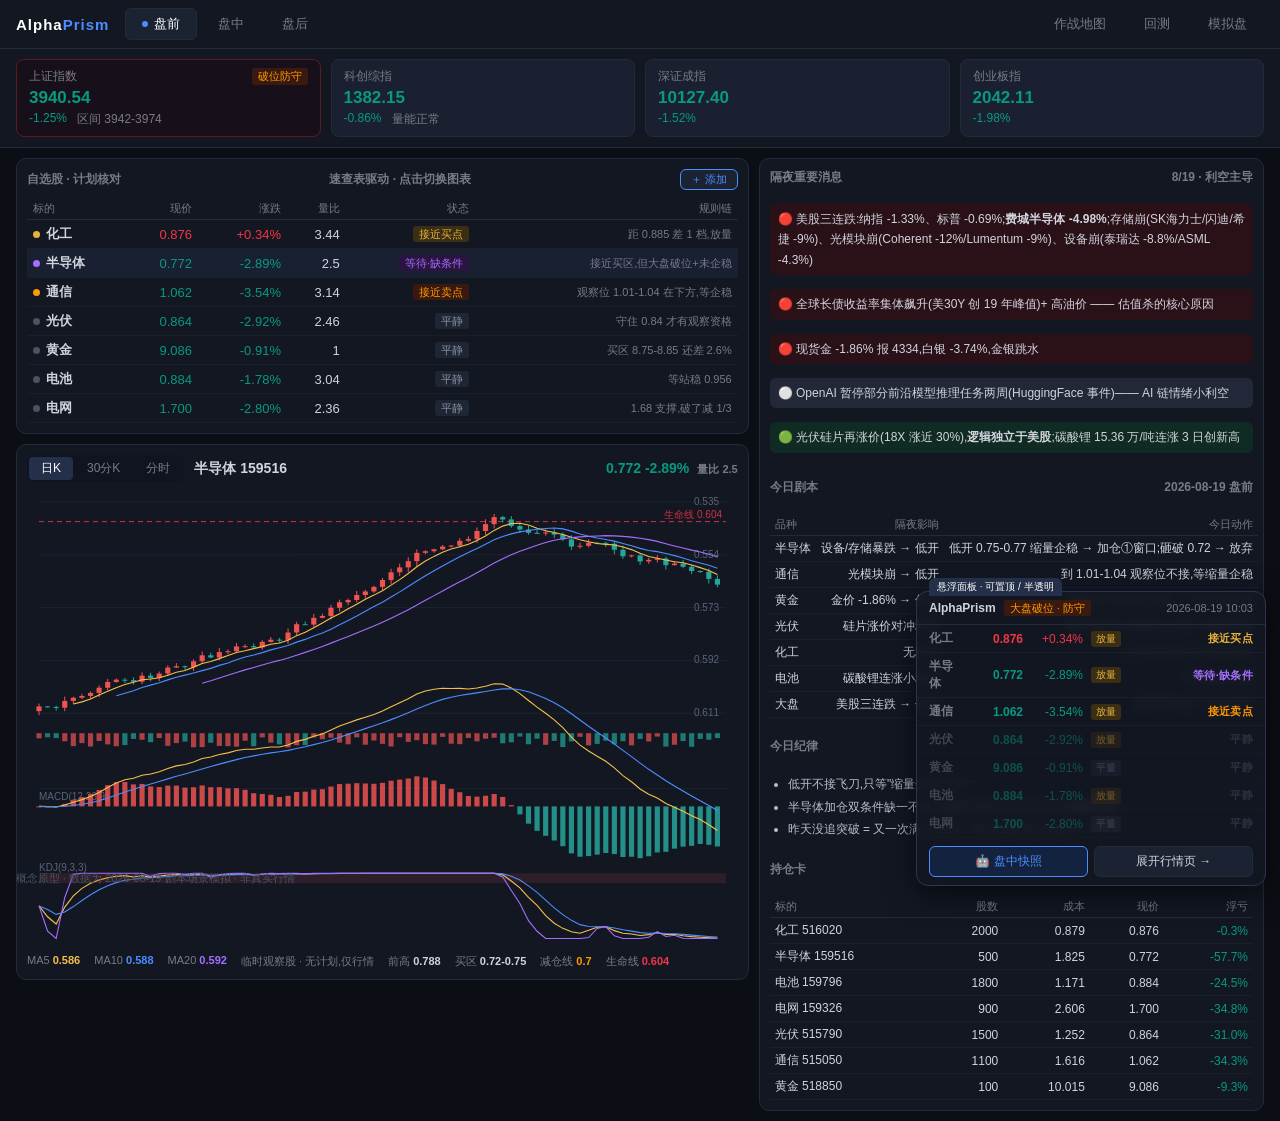
<file: prototype/mockup.html>
<!DOCTYPE html>
<html lang="zh-CN">
<head>
<meta charset="UTF-8">
<meta name="viewport" content="width=device-width, initial-scale=1.0">
<title>AlphaPrism 概念原型 · 看盘 + AI 辅助交易</title>
<style>
  :root{
    --bg:#0b0e14; --panel:#131722; --panel2:#1a2030; --line:#232a38;
    --text:#d1d4dc; --dim:#787b86; --red:#f23645; --green:#089981;
    --yellow:#e8b339; --orange:#ff9800; --purple:#a56eff; --blue:#4c8dff;
  }
  *{margin:0;padding:0;box-sizing:border-box}
  body{background:var(--bg);color:var(--text);font-family:"Microsoft YaHei",-apple-system,sans-serif;font-size:13px;overflow-x:hidden}
  .up{color:var(--red)} .down{color:var(--green)} .flat{color:var(--dim)}
  .dim{color:var(--dim)} .tag{display:inline-block;padding:0 6px;border-radius:3px;font-size:11px;line-height:16px}
  .t-normal{background:#1f2633;color:#8a93a6}
  .t-near{background:#3a2f14;color:var(--yellow)}
  .t-hit{background:#4a1520;color:var(--red)}
  .t-warn{background:#3a1a10;color:var(--orange)}
  .t-hot{background:#2a1440;color:var(--purple)}
  .t-ok{background:#0f332b;color:var(--green)}

  /* ===== header ===== */
  header{display:flex;align-items:center;gap:16px;padding:8px 16px;background:var(--panel);border-bottom:1px solid var(--line);position:sticky;top:0;z-index:50}
  .logo{font-weight:700;font-size:15px;color:#fff;letter-spacing:1px}
  .logo span{color:var(--blue)}
  nav{display:flex;gap:4px;flex:1}
  nav button{background:none;border:1px solid transparent;color:var(--dim);padding:6px 16px;border-radius:6px;cursor:pointer;font-size:13px}
  nav button.on{background:#1b2333;color:#fff;border-color:var(--line)}
  nav button.on::before{content:"";display:inline-block;width:6px;height:6px;border-radius:50%;background:var(--blue);margin-right:6px;vertical-align:1px}
  /* 顶栏右侧按钮:与盘前/盘中/盘后 tab 同风格(选中蓝点+高亮框),仅位置在右侧 */
  .hdr-actions{display:flex;gap:4px;margin-left:auto}
  .hdr-actions button{background:none;border:1px solid transparent;color:var(--dim);padding:6px 16px;border-radius:6px;cursor:pointer;font-size:13px}
  .hdr-actions button:hover{color:#fff}
  .hdr-actions button.on{background:#1b2333;color:#fff;border-color:var(--line)}
  .hdr-actions button.on::before{content:"";display:inline-block;width:6px;height:6px;border-radius:50%;background:var(--blue);margin-right:6px;vertical-align:1px}

  /* ===== index strip ===== */
  .idx-strip{display:flex;gap:10px;padding:10px 16px;background:var(--panel);border-bottom:1px solid var(--line)}
  .idx{flex:1;background:var(--panel2);border:1px solid var(--line);border-radius:8px;padding:8px 12px;display:flex;flex-direction:column;gap:3px}
  .idx .n{color:var(--dim);font-size:12px;display:flex;justify-content:space-between}
  .idx .v{font-size:17px;font-weight:700}
  .idx .s{font-size:12px;display:flex;gap:10px}
  .idx.danger{border-color:#5c1a22;background:#17101a}

  /* ===== main layout ===== */
  main{display:flex;padding:10px 16px;gap:10px;align-items:flex-start}
  .left{flex:1.45;display:flex;flex-direction:column;gap:10px;min-width:0}
  .right{flex:1;display:flex;flex-direction:column;gap:10px;min-width:0}

  .card{background:var(--panel);border:1px solid var(--line);border-radius:10px;padding:10px}
  .card h3{font-size:12px;color:var(--dim);font-weight:600;margin-bottom:8px;display:flex;justify-content:space-between;align-items:center}
  .add-btn{background:#1b2333;border:1px solid var(--blue);color:var(--blue);padding:2px 10px;border-radius:6px;cursor:pointer;font-size:11px}
  .add-btn:hover{background:#183055}
  .search-res{max-height:260px;overflow:auto;margin-top:8px}
  .sr-row{display:flex;align-items:center;gap:10px;padding:8px 10px;border:1px solid var(--line);border-radius:8px;margin-bottom:6px;background:#0f141f}
  .sr-row .nm{font-weight:600;width:90px}
  .sr-row .px{margin-left:auto}
  .sr-row button{background:#13233f;border:1px solid var(--blue);color:var(--blue);border-radius:6px;padding:3px 12px;cursor:pointer;font-size:11px}
  .sr-row button:disabled{opacity:.4;cursor:default}
  .sr-none{padding:20px;text-align:center;color:var(--dim);font-size:12px}

  /* ===== watchlist ===== */
  table.wl{width:100%;border-collapse:collapse}
  table.wl th{font-size:11px;color:var(--dim);font-weight:400;text-align:right;padding:3px 6px;border-bottom:1px solid var(--line)}
  table.wl th:first-child,table.wl td:first-child{text-align:left}
  table.wl td{padding:5px 6px;text-align:right;border-bottom:1px solid #1a1f2c;white-space:nowrap}
  table.wl tr.sel{background:#182032}
  table.wl tbody tr{cursor:pointer}
  table.wl tbody tr:hover{background:#161c29}
  .stname{display:flex;align-items:center;gap:6px;font-weight:600}
  .dot{width:7px;height:7px;border-radius:50%;flex:none}
  .d-gray{background:#4a5263}.d-yellow{background:var(--yellow)}.d-red{background:var(--red);animation:blink 1.2s infinite}
  .d-orange{background:var(--orange)}.d-purple{background:var(--purple)}
  @keyframes blink{50%{opacity:.25}}
  .chain{font-size:11px;color:var(--dim)}
  .chain b{color:var(--text)}
  .chain .done{color:var(--green)}

  /* ===== chart card ===== */
  .chart-head{display:flex;align-items:center;gap:10px;margin-bottom:6px}
  .chart-head .tabs2{display:flex;gap:2px;background:#0f1420;border-radius:6px;padding:2px}
  .chart-head .tabs2 button{background:none;border:none;color:var(--dim);padding:3px 12px;border-radius:4px;cursor:pointer;font-size:12px}
  .chart-head .tabs2 button.on{background:#243049;color:#fff}
  .chart-head .sym{font-weight:700;font-size:14px}
  .chart-head .px{font-size:14px;font-weight:700;margin-left:auto}
  .cwrap{position:relative;width:100%;height:460px}
  canvas{display:block;width:100%;height:100%}
  .markers{display:flex;gap:14px;margin-top:6px;font-size:11px;color:var(--dim);flex-wrap:wrap}
  .markers b{color:var(--text)}

  /* ===== side panel ===== */
  .side{display:none}
  .side.on{display:flex;flex-direction:column;gap:10px}
  /* 作战地图独立全宽视图(顶栏右侧按钮进入,隐藏左侧图表+指数条) */
  .map-view{display:none}
  .map-view.on{display:block;padding:10px 16px}
  .map-view .map-scroll{max-height:calc(100vh - 150px);overflow:auto;padding-right:4px}

  /* 回测 / 模拟盘 独立全宽视图 */
  .view{display:none}
  .view.on{display:block;padding:10px 16px}
  .view-head{display:flex;align-items:center;gap:10px;margin-bottom:12px}
  .view-head h2{font-size:16px;color:#fff}
  .view-head .sub{color:var(--dim);font-size:12px}
  .view-body{display:flex;gap:12px;align-items:stretch}
  .view-left{flex:1.2;min-width:0;display:flex;flex-direction:column}
  .view-right{flex:1;min-width:0;display:flex;flex-direction:column}
  .view-left .tbl-wrap,.view-right .tbl-wrap,.view-right .chart-box{flex-shrink:0}
  .view-right .grow{flex:1}  /* 右侧最后一个框撑满剩余高度,与左侧底边对齐 */
  /* 参数表单 */
  .params{background:var(--panel);border:1px solid var(--line);border-radius:10px;padding:12px}
  .params h3{font-size:12px;color:var(--dim);font-weight:600;margin-bottom:10px}
  .p-grid{display:grid;grid-template-columns:1fr 1fr;gap:10px}
  .p-field{display:flex;flex-direction:column;gap:4px}
  .p-field label{font-size:11px;color:var(--dim)}
  .p-field input,.p-field select{background:#0f1420;border:1px solid var(--line);color:#fff;border-radius:6px;padding:7px 9px;font-size:13px;outline:none}
  .p-field input:focus,.p-field select:focus{border-color:var(--blue)}
  .p-field .hint{font-size:11px;color:var(--dim)}
  .run-row{display:flex;align-items:center;gap:10px;margin-top:12px}
  .run-btn{background:#13233f;border:1px solid var(--blue);color:var(--blue);padding:8px 22px;border-radius:8px;cursor:pointer;font-size:13px;font-weight:600}
  .run-btn:hover{background:#183055}
  /* 指标卡 */
  .metrics{display:grid;grid-template-columns:repeat(4,1fr);gap:10px;margin-bottom:12px}
  .metric{background:var(--panel);border:1px solid var(--line);border-radius:10px;padding:10px 12px}
  .metric .k{font-size:11px;color:var(--dim);margin-bottom:4px}
  .metric .v{font-size:20px;font-weight:700}
  .metric .s{font-size:11px;color:var(--dim);margin-top:2px}
  .metric .v.up{color:var(--red)}.metric .v.down{color:var(--green)}
  .metric.bench{border-color:#2c3550}
  /* 曲线占位 */
  .chart-box{background:var(--panel);border:1px solid var(--line);border-radius:10px;padding:12px;margin-bottom:12px}
  .chart-box h3{font-size:12px;color:var(--dim);font-weight:600;margin-bottom:8px}
  .chart-canvas{width:100%;height:240px;background:#0d1119;border:1px solid #1e2636;border-radius:8px;display:flex;align-items:center;justify-content:center;color:var(--dim);font-size:12px}
  /* 明细表 */
  .tbl-wrap{background:var(--panel);border:1px solid var(--line);border-radius:10px;padding:12px}
  .tbl-wrap h3{font-size:12px;color:var(--dim);font-weight:600;margin-bottom:8px}
  table.dt{width:100%;border-collapse:collapse}
  table.dt th{font-size:11px;color:var(--dim);font-weight:400;text-align:right;padding:4px 6px;border-bottom:1px solid var(--line)}
  table.dt th:first-child,table.dt td:first-child{text-align:left}
  table.dt td{padding:5px 6px;text-align:right;border-bottom:1px solid #1a1f2c;font-size:12px;white-space:nowrap}
  .pos-tag{display:inline-block;padding:1px 7px;border-radius:4px;font-size:11px}
  .pos-buy{background:#0f332b;color:var(--green)}
  .pos-sell{background:#3a1a10;color:var(--orange)}
  .pos-hold{background:#1f2633;color:#8a93a6}
  /* 模拟盘持仓表 */
  .sim-sum{display:grid;grid-template-columns:repeat(5,1fr);gap:10px;margin-bottom:12px}
  .sim-pos td.sym{font-weight:600}
  .map-scroll details{border:1px solid var(--line);border-radius:8px;margin-bottom:8px;background:#0f141f}
  .map-scroll details summary{cursor:pointer;padding:8px 12px;font-size:13px;font-weight:600;color:#dfe3ec;list-style:none}
  .map-scroll details summary::before{content:"▸ ";color:var(--blue)}
  .map-scroll details[open] summary::before{content:"▾ "}
  .map-scroll details summary:hover{background:#161c29}
  .map-scroll details .mk,.map-scroll details p,.map-scroll details ul{padding:0 12px 10px}
  .map-scroll details table.mk{width:calc(100% - 24px);margin:0 12px 10px}
  /* 逐只操作表:列宽固定,触发条件左对齐,避免歪扭 */
  table.op{width:100%;border-collapse:collapse;table-layout:fixed}
  table.op th{font-size:11px;color:var(--dim);font-weight:400;text-align:left;padding:4px 6px;border-bottom:1px solid var(--line)}
  table.op td{padding:4px 6px;border-bottom:1px solid #1a1f2c;font-size:12px;vertical-align:top;text-align:left}
  table.op td.ac{width:16%;font-weight:600;color:#dfe3ec}
  table.op td.cond{width:44%;color:#8a93a6}
  table.op td.opr{width:40%}
  .btn{width:100%;padding:8px;border-radius:8px;border:1px solid var(--blue);background:#13233f;color:var(--blue);font-size:13px;cursor:pointer;font-weight:600}
  .btn:hover{background:#183055}
  table.mk{width:100%;border-collapse:collapse}
  table.mk th{font-size:11px;color:var(--dim);font-weight:400;text-align:right;padding:3px 5px;border-bottom:1px solid var(--line)}
  table.mk th:first-child,table.mk td:first-child{text-align:left}
  table.mk td{padding:4px 5px;text-align:right;border-bottom:1px solid #1a1f2c;font-size:12px;white-space:nowrap}
  .ok{color:var(--green)} .no{color:var(--red)}
  .shot{background:#0d1119;border:1px solid #1e2636;border-radius:8px;padding:10px;font-size:12px;line-height:1.7;color:#c5cad6;max-height:300px;overflow:auto}
  .shot b{color:#fff}.shot .warn{color:var(--yellow)}.shot .risk{color:var(--red)}
  .nw{font-size:12px;line-height:1.7;padding:5px 8px;border-radius:6px;margin-bottom:4px}
  .nw.bad{background:#2a1118}.nw.mid{background:#232838}.nw.good{background:#0f2b24}
  ul.disc{padding-left:18px;font-size:12px;line-height:1.9;color:#b8bfcc}
  .two-col{display:grid;grid-template-columns:1fr 1fr;gap:10px}

  /* ===== floating panel ===== */
  .float{position:fixed;right:14px;bottom:14px;width:350px;background:rgba(19,23,34,.93);border:1px solid #2c3550;border-radius:12px;box-shadow:0 8px 30px rgba(0,0,0,.6);z-index:100;backdrop-filter:blur(4px)}
  .float .f-head{display:flex;align-items:center;gap:8px;padding:8px 12px;border-bottom:1px solid #232a3a}
  .float .f-head .t{font-size:12px;font-weight:700}
  .float .f-body{max-height:360px;overflow:auto}
  .frow{display:flex;align-items:center;gap:8px;padding:5px 12px;font-size:12px;border-bottom:1px solid #1a1f2c}
  .frow .nm{width:34px;color:var(--dim);font-weight:600}
  .frow .px{width:52px;text-align:right;font-weight:700}
  .frow .chg{width:52px;text-align:right}
  .frow .concl{margin-left:auto;font-size:11px;font-weight:700;letter-spacing:.3px}
  .conc-near{color:var(--yellow)}.conc-wait{color:var(--purple)}.conc-warn{color:var(--orange)}.conc-hit{color:var(--red);animation:blink 1.2s infinite}.conc-gray{color:#4a5263}
  .tag-vol{font-size:10px;padding:1px 5px;border-radius:3px;line-height:14px}
  .v-hi{background:#3a2f14;color:var(--yellow)}.v-lo{background:#14303a;color:#4cc9f0}.v-mid{background:#232838;color:var(--dim)}
  .frow.dim-row{opacity:.45}
  .float .f-foot{display:flex;gap:6px;padding:8px 12px}
  .float .f-foot button{flex:1;padding:6px;border-radius:6px;border:1px solid var(--line);background:#1b2333;color:var(--text);font-size:12px;cursor:pointer}
  .float .f-foot button.ai{background:#13233f;border-color:var(--blue);color:var(--blue)}
  .float .mini{position:absolute;top:-14px;left:12px;background:#243049;color:#fff;font-size:10px;padding:2px 8px;border-radius:6px 6px 0 0}

  /* modal */
  .modal{position:fixed;inset:0;background:rgba(0,0,0,.6);z-index:200;display:none;align-items:center;justify-content:center}
  .modal.on{display:flex}
  .modal .box{background:var(--panel);border:1px solid var(--line);border-radius:12px;width:720px;max-height:84vh;overflow:auto;padding:16px}
  .modal .close{float:right;background:none;border:none;color:var(--dim);font-size:16px;cursor:pointer}
  .modal .doc-head h3{display:inline;font-size:16px}
  .modal details{border:1px solid var(--line);border-radius:8px;margin-bottom:8px;background:#0f141f}
  .modal details summary{cursor:pointer;padding:8px 12px;font-size:13px;font-weight:600;color:#dfe3ec;list-style:none}
  .modal details summary::before{content:"▸ ";color:var(--blue)}
  .modal details[open] summary::before{content:"▾ "}
  .modal details summary:hover{background:#161c29}
  .modal details .mk,.modal details p,.modal details ul{padding:0 12px 10px}
  .modal details table.mk{width:calc(100% - 24px);margin:0 12px 10px}

  .hint{position:fixed;left:16px;bottom:14px;color:#4a5263;font-size:11px;z-index:90}
</style>
</head>
<body>

<header>
  <div class="logo">Alpha<span>Prism</span></div>
  <nav>
    <button id="tab-pm" class="on">盘前</button>
    <button id="tab-pz">盘中</button>
    <button id="tab-ph">盘后</button>
  </nav>
  <div class="hdr-actions">
    <button id="btn-map">作战地图</button>
    <button id="btn-backtest">回测</button>
    <button id="btn-sim">模拟盘</button>
  </div>
</header>

<div class="idx-strip" id="idx-strip">
  <div class="idx danger">
    <div class="n"><span>上证指数</span><span class="t-warn tag">破位防守</span></div>
    <div class="v down">3940.54</div>
    <div class="s"><span class="down">-1.25%</span><span class="dim">区间 3942-3974</span></div>
  </div>
  <div class="idx">
    <div class="n"><span>科创综指</span><span></span></div>
    <div class="v down">1382.15</div>
    <div class="s"><span class="down">-0.86%</span><span class="dim">量能正常</span></div>
  </div>
  <div class="idx">
    <div class="n"><span>深证成指</span><span></span></div>
    <div class="v down">10127.40</div>
    <div class="s"><span class="down">-1.52%</span></div>
  </div>
  <div class="idx">
    <div class="n"><span>创业板指</span><span></span></div>
    <div class="v down">2042.11</div>
    <div class="s"><span class="down">-1.98%</span></div>
  </div>
</div>

<main>
  <div class="left" id="left-col">
    <div class="card">
      <h3>自选股 · 计划核对 <span class="dim">速查表驱动 · 点击切换图表</span>
        <button class="add-btn" onclick="openSearch()">＋ 添加</button>
      </h3>
      <table class="wl">
        <thead><tr><th>标的</th><th>现价</th><th>涨跌</th><th>量比</th><th>状态</th><th>规则链</th></tr></thead>
        <tbody id="wl-body"></tbody>
      </table>
    </div>

    <div class="card">
      <div class="chart-head">
        <span class="tabs2">
          <button id="ct-day" class="on" onclick="setChart('day')">日K</button>
          <button onclick="setChart('m30')">30分K</button>
          <button onclick="setChart('min')">分时</button>
        </span>
        <span class="sym" id="c-sym">半导体设备 159516</span>
        <span class="px down" id="c-px">0.772 -2.89%</span>
      </div>
      <div class="cwrap"><canvas id="cv"></canvas></div>
      <div class="markers" id="c-markers"></div>
    </div>
  </div>

  <div class="right">
    <div class="card side on" id="side-pm">
      <h3>隔夜重要消息 <span class="dim">8/19 · 利空主导</span></h3>
      <div class="nw bad">🔴 美股三连跌:纳指 -1.33%、标普 -0.69%;<b>费城半导体 -4.98%</b>;存储崩(SK海力士/闪迪/希捷 -9%)、光模块崩(Coherent -12%/Lumentum -9%)、设备崩(泰瑞达 -8.8%/ASML -4.3%)</div>
      <div class="nw bad">🔴 全球长债收益率集体飙升(美30Y 创 19 年峰值)+ 高油价 —— 估值杀的核心原因</div>
      <div class="nw bad">🔴 现货金 -1.86% 报 4334,白银 -3.74%,金银跳水</div>
      <div class="nw mid">⚪ OpenAI 暂停部分前沿模型推理任务两周(HuggingFace 事件)—— AI 链情绪小利空</div>
      <div class="nw good">🟢 光伏硅片再涨价(18X 涨近 30%),<b>逻辑独立于美股</b>;碳酸锂 15.36 万/吨连涨 3 日创新高</div>
      <h3 style="margin-top:12px">今日剧本 <span class="dim">2026-08-19 盘前</span></h3>
      <table class="mk">
        <thead><tr><th>品种</th><th>隔夜影响</th><th>今日动作</th></tr></thead>
        <tbody>
          <tr><td>半导体</td><td>设备/存储暴跌 → 低开</td><td>低开 0.75-0.77 缩量企稳 → 加仓①窗口;砸破 0.72 → 放弃</td></tr>
          <tr><td>通信</td><td>光模块崩 → 低开</td><td>到 1.01-1.04 观察位不接,等缩量企稳</td></tr>
          <tr><td>黄金</td><td>金价 -1.86% → 低开</td><td>回踩 8.75-8.85 企稳 → 加仓 100 股</td></tr>
          <tr><td>光伏</td><td>硅片涨价对冲利空</td><td>最可能扛住;放量过 0.90 = 观察升级</td></tr>
          <tr><td>化工</td><td>无利空</td><td>正常等回踩 0.855-0.860</td></tr>
          <tr><td>电池</td><td>碳酸锂连涨小利好</td><td>等站稳 0.956</td></tr>
          <tr><td>大盘</td><td>美股三连跌 → 低开</td><td>看 3974,破了全面防守</td></tr>
        </tbody>
      </table>
      <h3 style="margin-top:10px">今日纪律</h3>
      <ul class="disc">
        <li>低开不接飞刀,只等"缩量企稳"信号</li>
        <li>半导体加仓双条件缺一不买:<b>大盘守 3974 + 0.72-0.75 缩量企稳</b></li>
        <li>昨天没追突破 = 又一次满分(隔夜一根美债新闻让突破吃 -4%)</li>
      </ul>
      <h3 style="margin-top:10px">持仓卡</h3>
      <table class="mk" id="pos-card"></table>
    </div>

    <div class="card side" id="side-pz">
      <h3>盘中实时核对 <span class="dim">剧本 × 速查表 × 实时行情</span></h3>
      <table class="mk">
        <thead><tr><th>标的</th><th>核对条件</th><th>当前</th><th>结论</th></tr></thead>
        <tbody>
          <tr><td>大盘</td><td>守住 3974</td><td>3940.54</td><td class="no">✗ 破位,全面防守</td></tr>
          <tr><td>半导体</td><td>0.72-0.75 缩量企稳</td><td>0.772 阴跌中</td><td class="no">✗ 缺一不买</td></tr>
          <tr><td>化工</td><td>放量过 0.885</td><td>0.876 量比3.44</td><td class="ok">⤳ 差 0.009,逆势勿追</td></tr>
          <tr><td>光伏</td><td>守住 0.84 观察资格</td><td>0.864</td><td class="ok">⤳ 差 2.8%</td></tr>
          <tr><td>通信</td><td>1.01-1.04 缩量企稳</td><td>1.062</td><td class="ok">⤳ 差 2.1%</td></tr>
          <tr><td>黄金</td><td>8.75-8.85 企稳</td><td>9.086</td><td class="ok">⤳ 差 2.6%</td></tr>
        </tbody>
      </table>
      <button class="btn" onclick="genShot()">🤖 生成盘中快照</button>
      <div id="shot-box" class="shot" style="display:none"></div>
    </div>

    <div class="card side" id="side-ph">
      <h3>收盘对账 <span class="dim">2026-08-19 · 待填</span></h3>
      <div class="shot dim">16:00 后点击下方按钮生成:大盘关键位攻防 → 各标的"剧本 vs 实际"逐条核对 → 纪律评分。</div>
      <button class="btn" onclick="alert('示例数据:收盘后由「程序核对 + LLM 解读」生成,格式见 8/18 对账模板')">📋 生成收盘对账</button>
      <h3 style="margin-top:10px">复盘五问</h3>
      <ul class="disc">
        <li>大盘环境如何?(趋势 / 压力支撑 / J 值位置)</li>
        <li>七只各自处于哪个阶段?(回踩 / 突破 / 持有 / 预警)</li>
        <li>今天加/减仓没有?依据哪个信号?</li>
        <li>哪一步判断错了?(信号失真 or 执行变形)</li>
        <li>明日计划:谁的买点临近?谁的红线接近?</li>
      </ul>
      <h3 style="margin-top:10px">收盘后待办</h3>
      <div class="dim" style="font-size:12px">回填收盘价、各品种是否触发信号、复盘五问 → 次日盘前剧本自动带上下文</div>
    </div>
  </div>
</main>

<div class="hint">概念原型 · 数据为 2026-08-19 剧本场景模拟 · 非真实行情</div>

<!-- ===== 悬浮面板 ===== -->
<div class="float" id="floatPanel">
  <div class="mini">悬浮面板 · 可置顶 / 半透明</div>
  <div class="f-head">
    <span class="t">AlphaPrism</span>
    <span class="t-warn tag">大盘破位 · 防守</span>
    <span class="dim" style="margin-left:auto;font-size:11px">2026-08-19 10:03</span>
  </div>
  <div class="f-body" id="f-body"></div>
  <div class="f-foot">
    <button class="ai" onclick="switchTab('pz');genShot()">🤖 盘中快照</button>
    <button onclick="switchTab('pz')">展开行情页 →</button>
  </div>
</div>

<!-- ===== 搜索添加自选股 ===== -->
<div class="modal" id="modal-search">
  <div class="box" style="width:460px">
    <button class="close" onclick="closeSearch()">✕</button>
    <h3 style="margin-bottom:10px">添加自选股 <span class="dim" style="font-size:11px">临时观察股 · 无计划(仅行情+量能)</span></h3>
    <div style="display:flex;gap:8px">
      <input id="sr-q" placeholder="输入代码或名称,如 300750 / 宁德时代" style="flex:1;background:#0f1420;border:1px solid var(--line);color:#fff;border-radius:6px;padding:8px 10px;font-size:13px;outline:none" onkeydown="if(event.key==='Enter')doSearch()">
      <button class="btn" style="width:auto;padding:8px 18px" onclick="doSearch()">搜索</button>
    </div>
    <div class="search-res" id="sr-res"></div>
    <p class="dim" style="font-size:11px;margin-top:8px">提示:添加后如需买入/加仓结论,点该股「生成计划草稿」走盘前确认流写入作战地图,即升级为计划内标的。</p>
  </div>
</div>

<!-- ===== 作战地图(独立全宽视图,顶栏右侧按钮进入) ===== -->
<div class="map-view" id="map-view">
  <div class="doc-head">
    <h3>七只 ETF 持仓作战地图</h3>
    <span class="dim">文档日期:2026-08-17(周一)· 版本 v2 · 数据来源:Wind</span>
    <button style="float:right;background:#1b2333;border:1px solid var(--blue);color:var(--blue);padding:4px 10px;border-radius:6px;cursor:pointer">📝 在编辑器中打开</button>
  </div>
  <p class="dim" style="font-size:12px;margin:6px 0 8px">点击章节展开/折叠 · 悬浮面板和三个 tab 只消费它的衍生物(速查卡/持仓卡/剧本/对账)</p>
  <div class="map-scroll">

    <details open>
      <summary>§一 大盘环境(上证指数 000001.SH)</summary>
      <table class="mk"><tbody>
        <tr><td>收盘</td><td>3982.65(+1.41%)</td><td class="dim">平量光头阳线,收在全天最高</td></tr>
        <tr><td>关键均线</td><td>MA20 3979 / MA60 3984 / MA120 4024 / MA250 3974</td><td class="dim">站上 MA60 与 MA250,贴 MA60</td></tr>
        <tr><td>MACD</td><td class="up">金叉红柱放大,DIF 上穿零轴</td><td class="dim">短线转强</td></tr>
        <tr><td>KDJ</td><td class="up">K82.3 / D73.6 / <b>J99.7 超买</b></td><td class="dim">—</td></tr>
        <tr><td>压力/支撑</td><td>4024(MA120) → 4175 / 3974-3979 → 3888</td><td class="dim">4024 是短线关口</td></tr>
      </tbody></table>
      <p><b>环境结论:</b>大盘"突破修复",但 J 值超买 + 4024 压力未过,短线看冲高回落 vs 放量突破二选一。大盘 J 值回落到 60 以下前,所有 ETF 不加仓。</p>
    </details>

    <details open>
      <summary>§二 七只 ETF 一览表(2026-08-17 收盘)</summary>
      <table class="mk">
        <thead><tr><th>名称</th><th>代码</th><th>股数</th><th>成本</th><th>现价</th><th>浮亏%</th><th>解套需涨</th></tr></thead>
        <tbody id="doc-pos"></tbody>
      </table>
      <p class="dim" style="font-size:12px">组合合计:市值 8826 / 成本 11782 / 浮亏 -2956(-25.1%);仓位 51%,可用子弹约 8500 元</p>
    </details>

    <details>
      <summary>§三 逐只详细分析(7 只 · 关键位 + 操作表)</summary>
      <div id="doc-anas"></div>
    </details>

    <details>
      <summary>§四 基本面/消息面预警速查表</summary>
      <table class="mk"><tbody>
        <tr><td>化工</td><td>化工品价差 / 油价</td><td class="up">🟢 价差走阔+利润高增</td></tr>
        <tr><td>半导体</td><td>晶圆厂资本开支 / 国产化订单</td><td class="up">🟢 中芯华虹扩产+大基金</td></tr>
        <tr><td>电池</td><td>碳酸锂价 / 排产 / 龙头盈利</td><td class="flat">🟡 锂价回升但产能过剩</td></tr>
        <tr><td>电网</td><td>特高压招标 / 电网投资</td><td class="up">🟢 5万亿规划+招标超额</td></tr>
        <tr><td>光伏</td><td>多晶硅价 / 反内卷执行</td><td class="flat">🟡 政策托底但供给未出清</td></tr>
        <tr><td>通信</td><td>云厂商 capex / CPO 放量</td><td class="up">🟢 CPO 量产+指引上修</td></tr>
        <tr><td>黄金</td><td>美联储路径 / 央行购金</td><td class="up">🟢 央行21个月增持+非农弱</td></tr>
      </tbody></table>
    </details>

    <details>
      <summary>§五 操作优先级与资金分配</summary>
      <ul class="disc">
        <li>资金现状:仓位 51%,可用子弹约 8500 元,一半的钱等着打仗</li>
        <li>化工(25%)→ 电网(20%)→ 半导体(15%)→ 通信(12%)→ 电池(12%)→ 黄金(8%)→ 预留(8%),光伏 0%(不加仓,反弹 0.92-0.94 换仓)</li>
        <li>半导体升格:技术+基本面双最强,回踩均线加仓按<b>新交易</b>处理,独立止损</li>
        <li>分批纪律:每只预算拆 2-3 批,第一批永远最小</li>
      </ul>
    </details>

    <details>
      <summary>§六 通用纪律</summary>
      <ul class="disc">
        <li>J 值 &gt;85 不追高(当前七只全部超标,本周只等回踩)</li>
        <li>金字塔加仓:第一笔永远最小,每次都必须有企稳信号(缩量止跌 + KDJ 低位金叉 + 不再创新低)</li>
        <li>每批加仓独立止损:新仓亏损 5% 无条件先减</li>
        <li>留一手:减仓≠清仓,保留 1-2 成观察仓</li>
        <li>回踩买、突破买,绝不追买;留出子弹,至少保留 2 批等极端情况</li>
      </ul>
    </details>

    <details>
      <summary>§七 风险提示</summary>
      <ul class="disc">
        <li>大盘 J≈100 超买 + 4024 压力未破:普涨结束就是普跌</li>
        <li>光伏/电池中期均线全空头:反弹不改趋势</li>
        <li>通信/半导体波动极大:单日 ±7-10%,仓位减半、限价单执行</li>
        <li>利好集中释放后的回落风险同样要防</li>
      </ul>
    </details>

    <details open>
      <summary>§八 触发信号速查表</summary>
      <table class="mk" id="quick-card"></table>
    </details>

    <details>
      <summary>每日盯盘记录 · 2026-08-19(周三)盘前</summary>
      <div class="shot">
        <b class="risk">隔夜重大利空(改写昨日预案):</b><br>
        🔴 美股三连跌(费半 -4.98%,存储/光模块/设备全崩)<br>
        🔴 全球长债收益率飙升(美30Y 创 19 年峰值)+ 高油价<br>
        🔴 现货金 -1.86%、白银 -3.74%<br>
        ⚪ OpenAI 暂停部分前沿模型推理两周<br>
        🟢 光伏硅片再涨价(+30%),碳酸锂 15.36 万连涨<br><br>
        <b>今日剧本修正(相对 8/18 预案):</b><br>
        半导体:低开 0.75-0.77 缩量企稳 → 加仓①窗口;砸破 0.72 → 放弃<br>
        通信:到 1.01-1.04 不接,等缩量企稳<br>
        黄金:回踩 8.75-8.85 企稳 → 加仓 100 股<br>
        光伏:最可能扛住,放量过 0.90 = 观察升级<br>
        大盘:看 3974,破了全面防守<br><br>
        <b>今日纪律:</b>低开不接飞刀;半导体加仓双条件缺一不买(大盘守 3974 + 0.72-0.75 缩量企稳);昨天没追突破=满分<br><br>
        <span class="dim">收盘对账(待填):—</span>
      </div>
    </details>

    <details>
      <summary>每日盯盘记录 · 2026-08-18(周二)收盘对账(示例)</summary>
      <div class="shot">
        大盘:收 3990.30(+0.19%),V 型反转,收复 3974/3979/3982,距 4024 仅 34 点<br>
        半导体:收 0.795(+1.79%),站稳前高 0.788 且尾盘新高——<b>突破成立,等回踩加仓②</b><br>
        光伏:收 0.890(+0.45%),放量 32 亿份收复昨高——<b>换仓暂停、改观察确认</b><br>
        通信:收 1.101(-1.43%),全天最弱,勉强守 1.10<br>
        化工/黄金/电池/电网:无信号<br>
        <b>纪律评分:满分 ✅</b> 全天零操作,盘前"高开不追"与"破 3974 暂停"全部验证正确
      </div>
    </details>
  </div>
</div>

<!-- ===== 回测视图(规则有效性检验) ===== -->
<div class="view" id="backtest-view">
  <div class="view-head">
    <h2>回测</h2>
    <span class="sub">按作战地图整套可计算规则跑历史 · 验证规则体系整体有效性 · 不含消息/情绪信息层</span>
  </div>
  <div class="view-body">
    <div class="view-left">
      <div class="params">
        <h3>回测参数</h3>
        <div class="p-grid">
          <div class="p-field"><label>开仓时点</label><input type="date" value="2026-01-05"></div>
          <div class="p-field"><label>回测区间终点</label><input type="date" value="2026-08-19"></div>
          <div class="p-field"><label>初始本金(元)</label><input type="number" value="17300"></div>
          <div class="p-field"><label>规则来源</label><select><option>作战地图 §五 预算分配</option></select></div>
        </div>
        <div class="p-field" style="margin-top:10px">
          <label>参与回测标的(按作战地图 §五 预算)</label>
          <div class="hint">化工25% · 电网20% · 半导体15% · 通信12% · 电池12% · 黄金8% · 预留8% · 光伏0%(不加仓)</div>
        </div>
        <div class="run-row">
          <button class="run-btn" onclick="runBacktest()">▶ 运行回测</button>
          <span class="hint">仅执行可计算规则(回踩/突破/止损/红线);含"情绪面/消息面"的主观条件不纳入,结果标注。</span>
        </div>
      </div>

      <div class="metrics" style="margin-top:12px">
        <div class="metric"><div class="k">总收益率</div><div class="v up" id="bt-ret">—</div><div class="s" id="bt-ret-s">待运行</div></div>
        <div class="metric"><div class="k">最大回撤</div><div class="v down" id="bt-mdd">—</div><div class="s">回撤幅度</div></div>
        <div class="metric bench"><div class="k">买入持有(基准)</div><div class="v" id="bt-bh">—</div><div class="s">同期同标的</div></div>
        <div class="metric"><div class="k">超额收益</div><div class="v" id="bt-alpha">—</div><div class="s">规则 vs 基准</div></div>
      </div>

      <div class="chart-box">
        <h3>净值曲线 <span class="dim">作战地图规则 vs 买入持有</span></h3>
        <div class="chart-canvas" id="bt-chart">运行回测后显示净值曲线(示意)</div>
      </div>

      <div class="tbl-wrap">
        <h3>交易明细 <span class="dim">每笔触发动作</span></h3>
        <table class="dt">
          <thead><tr><th>日期</th><th>标的</th><th>动作</th><th>价格</th><th>股数</th><th>盈亏%</th><th>触发条件</th></tr></thead>
          <tbody id="bt-trades"><tr><td colspan="7" class="dim" style="text-align:center">运行回测后显示</td></tr></tbody>
        </table>
      </div>
    </div>

    <div class="view-right">
      <div class="chart-box">
        <h3>回测区间内 · 各标的走势</h3>
        <div class="chart-canvas" style="height:300px">开仓时点至今的 K 线 + 关键位叠线(示意)</div>
      </div>
      <div class="chart-box">
        <h3>规则触发时间轴</h3>
        <div class="chart-canvas" style="height:200px">各标的 加仓/减仓/止损 触发点(示意)</div>
      </div>
      <div class="tbl-wrap grow">
        <h3>结论 <span class="dim">规则体系整体有效性</span></h3>
        <div class="shot" id="bt-concl" style="max-height:none">
          运行回测后,给出:这套规则整体是否跑赢买入持有、最大回撤是否可接受、哪些规则贡献了主要收益/回撤。
          <br><span class="dim">注:本页测的是"规则骨架"(可计算部分),不含消息/情绪信息层——信息层有效性由模拟盘逐日评估。</span>
        </div>
      </div>
    </div>
  </div>
</div>

<!-- ===== 模拟盘视图(从今天起逐日记账) ===== -->
<div class="view" id="sim-view">
  <div class="view-head">
    <h2>模拟盘</h2>
    <span class="sub">从今天起,按完整决策(信息 + 规则)逐日记账 · 测"你真正会执行的系统"</span>
  </div>
  <div class="view-body">
    <div class="view-left">
      <div class="params">
        <h3>模拟盘设置</h3>
        <div class="p-grid">
          <div class="p-field"><label>初始本金(元)</label><input type="number" value="17300"></div>
          <div class="p-field"><label>开始日期</label><input type="date" value="2026-08-20"></div>
          <div class="p-field"><label>初始持仓</label><select><option>读作战地图 §二 持仓表</option></select></div>
          <div class="p-field"><label>每笔预算</label><select><option>作战地图 §五 预算占比</option></select></div>
        </div>
        <div class="run-row">
          <button class="run-btn" onclick="startSim()">▶ 开始记账</button>
          <span class="hint">模拟盘与回测共用同一规则引擎,只是区间终点=今天,持续滚动。</span>
        </div>
      </div>

      <div class="sim-sum" style="margin-top:12px">
        <div class="metric"><div class="k">账户总值</div><div class="v" id="sm-total">—</div><div class="s">现金+持仓市值</div></div>
        <div class="metric"><div class="k">现金</div><div class="v" id="sm-cash">—</div><div class="s">可用子弹</div></div>
        <div class="metric"><div class="k">累计收益率</div><div class="v" id="sm-ret">—</div><div class="s">自开始日</div></div>
        <div class="metric"><div class="k">最大回撤</div><div class="v down" id="sm-mdd">—</div><div class="s">回撤幅度</div></div>
        <div class="metric"><div class="k">今日盈亏</div><div class="v" id="sm-today">—</div><div class="s">较昨收</div></div>
      </div>

      <div class="chart-box">
        <h3>账户净值曲线 <span class="dim">逐日累计</span></h3>
        <div class="chart-canvas" id="sm-chart">开始记账后逐日更新(示意)</div>
      </div>

      <div class="tbl-wrap">
        <h3>当前持仓</h3>
        <table class="dt sim-pos">
          <thead><tr><th class="sym">标的</th><th>股数</th><th>成本</th><th>现价</th><th>市值</th><th>浮盈%</th><th>状态</th></tr></thead>
          <tbody id="sm-pos"><tr><td colspan="7" class="dim" style="text-align:center">开始记账后显示</td></tr></tbody>
        </table>
      </div>
    </div>

    <div class="view-right">
      <div class="tbl-wrap">
        <h3>每日流水 <span class="dim">触发记录</span></h3>
        <table class="dt">
          <thead><tr><th>日期</th><th>标的</th><th>动作</th><th>价格</th><th>股数</th><th>依据</th></tr></thead>
          <tbody id="sm-flow"><tr><td colspan="6" class="dim" style="text-align:center">开始记账后显示</td></tr></tbody>
        </table>
      </div>
      <div class="chart-box" style="margin-top:12px">
        <h3>信息层评估 <span class="dim">催化判定 → 后续 N 日验证</span></h3>
        <div class="chart-canvas" style="height:180px" id="sm-info-chart">
          催化判定准确率 + 信息层 alpha 累计(示意)
        </div>
        <div class="metrics" style="grid-template-columns:repeat(3,1fr);margin-top:8px">
          <div class="metric"><div class="k">催化判定数</div><div class="v" style="font-size:16px" id="sm-info-n">—</div><div class="s">累计</div></div>
          <div class="metric"><div class="k">判定准确率</div><div class="v" style="font-size:16px" id="sm-info-acc">—</div><div class="s">增强/减弱命中</div></div>
          <div class="metric"><div class="k">信息层 alpha</div><div class="v" style="font-size:16px" id="sm-info-alpha">—</div><div class="s">vs 无信息基准</div></div>
        </div>
        <div class="shot" style="max-height:none;margin-top:8px">
          <span class="dim">每个催化判定(增强/减弱/新增/未变)记录 → 后续 N 日验证该判定对不对 → 统计信息层是否带来 alpha。这是回测无法覆盖的部分,只能靠模拟盘逐日积累真实证据。</span>
        </div>
      </div>
      <div class="tbl-wrap grow" style="margin-top:12px">
        <h3>关键位监控 <span class="dim">逐只速查表 × 当前价</span></h3>
        <table class="dt">
          <thead><tr><th>标的</th><th>现价</th><th>买区</th><th>突破</th><th>减仓线</th><th>生命线</th><th>距触发</th></tr></thead>
          <tbody id="sm-levels"><tr><td colspan="7" class="dim" style="text-align:center">开始记账后显示</td></tr></tbody>
        </table>
      </div>
    </div>
  </div>
</div>

<script>
/* ================= 数据 ================= */
const SYMS = [
  {name:"化工",   code:"516020", base:0.876, chg:"+0.34%", vr:3.44, vol:"放量", volc:"v-hi",  st:"near", stt:"接近买点",  tag:"t-near",  chain:'距 0.885 差 1 档,放量', levels:{buy:[0.855,0.860],brk:0.885,cut:0.849,life:0.778}},
  {name:"半导体", code:"159516", base:0.772, chg:"-2.89%", vr:2.50, vol:"放量", volc:"v-hi",  st:"wait", stt:"等待·缺条件", tag:"t-hot",   chain:'接近买区,但大盘破位+未企稳', levels:{buy:[0.720,0.750],brk:0.788,cut:0.700,life:0.604}},
  {name:"通信",   code:"515050", base:1.062, chg:"-3.54%", vr:3.14, vol:"放量", volc:"v-hi",  st:"warn", stt:"接近卖点",  tag:"t-warn",  chain:'观察位 1.01-1.04 在下方,等企稳', levels:{buy:[1.010,1.040],brk:1.170,cut:1.010,life:0.860}},
  {name:"光伏",   code:"515790", base:0.864, chg:"-2.92%", vr:2.46, vol:"放量", volc:"v-hi",  st:"gray", stt:"平静",     tag:"t-normal",chain:'守住 0.84 才有观察资格', levels:{buy:[0.920,0.940],brk:0.900,cut:0.840,life:0.770}},
  {name:"黄金",   code:"518850", base:9.086, chg:"-0.91%", vr:1.00, vol:"平量", volc:"v-mid", st:"gray", stt:"平静",     tag:"t-normal",chain:'买区 8.75-8.85 还差 2.6%', levels:{buy:[8.750,8.850],brk:9.500,cut:8.550,life:8.300}},
  {name:"电池",   code:"159796", base:0.884, chg:"-1.78%", vr:3.04, vol:"放量", volc:"v-hi",  st:"gray", stt:"平静",     tag:"t-normal",chain:'等站稳 0.956', levels:{buy:[0.855,0.865],brk:0.956,cut:0.830,life:0.775}},
  {name:"电网",   code:"159326", base:1.700, chg:"-2.80%", vr:2.36, vol:"平量", volc:"v-mid", st:"gray", stt:"平静",     tag:"t-normal",chain:'1.68 支撑,破了减 1/3', levels:{buy:[1.650,1.680],brk:1.872,cut:1.650,life:1.501}},
];
const POS = [
  ["化工 516020","2000","0.879","0.876","-0.3%"],
  ["半导体 159516","500","1.825","0.772","-57.7%"],
  ["电池 159796","1800","1.171","0.884","-24.5%"],
  ["电网 159326","900","2.606","1.700","-34.8%"],
  ["光伏 515790","1500","1.252","0.864","-31.0%"],
  ["通信 515050","1100","1.616","1.062","-34.3%"],
  ["黄金 518850","100","10.015","9.086","-9.3%"],
];

function mulberry32(a){return function(){a|=0;a=a+0x6D2B79F5|0;var t=Math.imul(a^a>>>15,1|a);t=t+Math.imul(t^t>>>7,61|t)^t;return((t^t>>>14)>>>0)/4294967296}}

/* ================= 渲染 ================= */
const CONC={gray:'conc-gray',near:'conc-near',wait:'conc-wait',warn:'conc-warn',hit:'conc-hit',noplan:'conc-gray'};
const DOT={gray:'d-gray',near:'d-yellow',hit:'d-red',warn:'d-orange',wait:'d-purple',hot:'d-purple',noplan:'d-gray'};
function renderWL(){
  const t=document.getElementById('wl-body');
  t.innerHTML=SYMS.map((s,i)=>`<tr class="${i===sel?'sel':''}" onclick="pick(${i})">
    <td><span class="stname"><span class="dot ${DOT[s.st]}"></span>${s.name}</span></td>
    <td class="${s.chg[0]==='-'?'down':'up'}">${s.base.toFixed(3)}</td>
    <td class="${s.chg[0]==='-'?'down':'up'}">${s.chg}</td>
    <td>${s.vr}</td>
    <td><span class="tag ${s.tag}">${s.stt}</span>${s.st==='noplan'?' <a href="javascript:void(0)" onclick="genDraft(\''+s.code+'\')" style="color:var(--blue);font-size:11px">生成草稿</a>':''}</td>
    <td class="chain">${s.chain}</td></tr>`).join('');
}
function genDraft(code){
  const s=SYMS.find(x=>x.code===code);
  alert(`生成计划草稿(${s.name} ${s.code})\n\nAI 按「低吸决策 + 交易计划」方法论,结合该股技术面/基本面,生成一份草稿:关键位 / 回踩买点 / 突破买点 / 止损 / 红线。\n\n→ 走盘前确认流人工确认/修改后写入作战地图,即升级为计划内标的:速查卡出现该股价位,悬浮面板开始给完整结论词。`);
}
function renderFloat(){
  const t=document.getElementById('f-body');
  t.innerHTML=SYMS.map(s=>`<div class="frow ${(s.st==='gray'||s.st==='noplan')?'dim-row':''}">
      <span class="nm">${s.name}</span>
      <span class="px ${s.chg[0]==='-'?'down':'up'}">${s.base.toFixed(3)}</span>
      <span class="chg ${s.chg[0]==='-'?'down':'up'}">${s.chg}</span>
      <span class="tag-vol ${s.volc}">${s.vol}</span>
      <span class="concl ${CONC[s.st]}">${s.stt}</span>
  </div>`).join('');
}
function renderPos(){
  document.getElementById('pos-card').innerHTML=
    '<thead><tr><th>标的</th><th>股数</th><th>成本</th><th>现价</th><th>浮亏</th></tr></thead>'+
    POS.map(p=>`<tr><td>${p[0]}</td><td>${p[1]}</td><td>${p[2]}</td><td>${p[3]}</td><td class="${p[4][0]==='-'?'down':'up'}">${p[4]}</td></tr>`).join('');
  document.getElementById('doc-pos').innerHTML=POS.map(p=>{
    const [n,c]=p[0].split(' ');return `<tr><td>${n}</td><td>${c}</td><td>${p[1]}</td><td>${p[2]}</td><td>${p[3]}</td><td class="${p[4][0]==='-'?'down':'up'}">${p[4]}</td><td class="dim">+${(p[2]/p[3]-1).toFixed(1)}%</td></tr>`}).join('');
}
const ACTIONS={
  化工:{tip:"本仓为解套主攻方向",rows:[["加仓①","回踩 0.855-0.860 缩量企稳 + KDJ 低位金叉","加第一批(预算25%)"],["加仓②","放量≥1.5亿份突破 0.885 站稳 2 日","加第二批(预算20%)"],["减仓红线","放量跌破 0.849","减 1/3-1/2,留一手"]]},
  半导体:{tip:"技术面+基本面双最强,回踩加仓=新交易,独立止损",rows:[["加仓①","回踩 0.72-0.75 缩量企稳","加 1500-2000 股(预算15%)"],["加仓②","放量突破 0.788 回踩 0.76-0.77 不破","再加 1500 股"],["新仓止损","跌破 0.70 或单笔 -8%","无条件减新仓"],["清仓红线","跌破 0.60(双底破位)","全仓清掉"]]},
  通信:{tip:"弹性最大,仓位减半处理",rows:[["加仓①","回踩 1.01-1.04 缩量企稳","加 1100-1200 股(预算15%)"],["加仓②","放量突破 1.17(MA60)","加约 750 股(预算10%)"],["减仓红线","放量跌破 1.01","减 1/2"]]},
  光伏:{tip:"弱势仓,反弹换仓窗口,禁止新钱",rows:[["不加仓","任何回踩","本品种禁止新钱"],["换仓","反弹至 0.92-0.94 或缩量滞涨","减 1/2,资金换化工/电网"],["放弃标准","跌破 0.770","清仓换方向"]]},
  黄金:{tip:"分散配置仓,做长不做短",rows:[["加仓","回踩 8.75-8.85 企稳","分批加(每次预算10%)"],["确认","放量突破 9.50(MA120)","加第二批"],["减仓红线","跌破 8.55 且收不回","减 1/3"]]},
  电池:{tip:"锂价回升但产能过剩未解,等站稳 MA60",rows:[["加仓","回踩 0.855-0.865 缩量企稳","第一批(预算10%)"],["确认","放量站稳 0.956 两日","第二批(预算10%)"],["减仓红线","放量跌破 0.83","减 1/3,留一手"]]},
  电网:{tip:"组合最大亏损仓,技术量能最强,加仓优先",rows:[["加仓①","回踩 1.65-1.68 缩量企稳","第一批(预算25%)"],["加仓②","放量突破 1.872 站稳 2 日","第二批(预算15%)"],["减仓红线","放量跌破 1.65","减 1/3-1/2,留一手"]]},
};
function renderDocAnas(){
  document.getElementById('doc-anas').innerHTML=SYMS.filter(s=>ACTIONS[s.name]).map(s=>{
    const a=ACTIONS[s.name];const lv=s.levels;
    const rows=a.rows.map(r=>`<tr><td class="ac">${r[0]}</td><td class="cond">${r[1]}</td><td class="opr">${r[2]}</td></tr>`).join('');
    const keyline=`<div style="margin:6px 2px 0;font-size:11px;color:var(--dim)">关键位 · 回踩买区 <b style="color:var(--blue)">${lv.buy.join('-')}</b> · 突破 <b style="color:var(--purple)">${lv.brk}</b> · 减仓线 <b style="color:var(--orange)">${lv.cut}</b> · 生命线 <b style="color:var(--red)">${lv.life}</b></div>`;
    return `<div style="border:1px solid var(--line);border-radius:8px;margin:0 12px 10px;background:#0f141f;padding:8px 10px">
      <b>${s.name} ${s.code}</b> <span class="dim" style="font-size:11px">${a.tip}</span>
      <table class="op" style="margin-top:6px"><thead><tr><th>动作</th><th>触发条件</th><th>具体操作</th></tr></thead><tbody>
        ${rows}
      </tbody></table>${keyline}</div>`}).join('');
}
function renderQuick(){
  document.getElementById('quick-card').innerHTML=
    '<thead><tr><th>品种</th><th>回踩买点</th><th>突破买点</th><th>减仓红线</th><th>生命线</th></tr></thead>'+
    SYMS.filter(s=>s.levels).map(s=>`<tr><td>${s.name}</td><td>${s.levels.buy.join('-')}</td><td>${s.levels.brk}</td><td>${s.levels.cut}</td><td>${s.levels.life}</td></tr>`).join('');
}

/* ================= 图表 ================= */
let sel=1, ctype='day', cv, ctx, W,H;
function pick(i){sel=i;renderWL();renderChart();}
function setChart(t){ctype=t;document.querySelectorAll('.chart-head .tabs2 button').forEach(b=>b.classList.remove('on'));
  document.querySelectorAll('.chart-head .tabs2 button')[['day','m30','min'].indexOf(t)].classList.add('on');renderChart();}

function genBars(base, n, vol, seed, drift){
  const rnd=mulberry32(seed); let c=base, out=[];
  for(let i=0;i<n;i++){
    const o=c;
    const move=(drift[i]||0)+(rnd()-0.5)*vol;
    c=o*(1+move);
    const body=Math.abs(c-o);
    const wickU=body*0.25+rnd()*vol*c*0.3;
    const wickD=body*0.25+rnd()*vol*c*0.3;
    const h=Math.max(o,c)+wickU, l=Math.min(o,c)-wickD;
    const v=(0.35+rnd()*1.1)*(1+body/o*12);
    out.push({o,h,l,c,v});
  }
  return out;
}
function barsFor(s){
  const n=ctype==='m30'?48:80;
  const drift={};
  if(ctype==='m30'){
    for(let i=0;i<n;i++)drift[i]=i<n/2?0.0005:-0.0012;
    return genBars(s.base*0.98,n,0.005,42+s.code*1,drift);
  }
  const seg=Math.round(n/3);
  for(let i=0;i<n;i++){
    if(i<seg)drift[i]=0.0016;
    else if(i<seg*2)drift[i]=0.0021;
    else drift[i]=-0.0013;
  }
  return genBars(s.base*0.70,n,0.006,42+s.code*1,drift);
}
function MA(a,w){return a.map((_,i)=>{if(i<w-1)return null;let s=0;for(let j=i-w+1;j<=i;j++)s+=a[j];return s/w})}
function MACD(c){
  const e=(arr,w)=>{const out=[null];let prev=arr[0];for(let i=1;i<arr.length;i++){prev=prev+(arr[i]-prev)*2/(w+1);out.push(prev)}return out};
  const e12=e(c,12),e26=e(c,26);const dif=c.map((_,i)=>e12[i]-e26[i]);
  const dea=[null];let p=0;for(let i=1;i<dif.length;i++){p=p+(dif[i]-p)*2/10;dea.push(p)}
  return {dif,dea,macd:dif.map((d,i)=>2*(d-dea[i]))};
}
function KDJ(c){
  const K=[],D=[],J=[];let k=50,d=50;
  for(let i=0;i<c.length;i++){
    const lo=Math.min(...c.slice(Math.max(0,i-8),i+1));
    const hi=Math.max(...c.slice(Math.max(0,i-8),i+1));
    const rsv=hi===lo?50:(c[i]-lo)/(hi-lo)*100;
    k=k*2/3+rsv/3; d=d*2/3+k/3; K.push(k);D.push(d);J.push(3*k-2*d);
  }
  return {K,D,J};
}

function renderChart(){
  const s=SYMS[sel];
  document.getElementById('c-sym').textContent=s.name+' '+s.code;
  document.getElementById('c-px').innerHTML=`${s.base.toFixed(3)} ${s.chg}<span class="dim" style="font-size:11px;margin-left:8px">量比 ${s.vr}</span>`;
  cv=document.getElementById('cv');ctx=cv.getContext('2d');
  W=cv.clientWidth;H=cv.clientHeight;
  cv.width=W*devicePixelRatio;cv.height=H*devicePixelRatio;
  ctx.setTransform(devicePixelRatio,0,0,devicePixelRatio,0,0);
  ctx.clearRect(0,0,W,H);
  if(ctype==='min'){drawMinute(s);return;}
  const bars=barsFor(s);
  const closes=bars.map(b=>b.c);
  const ma5=MA(closes,5),ma10=MA(closes,10),ma20=MA(closes,20);
  const macd=MACD(closes),kdj=KDJ(closes);
  const upH=H*0.52, volH=H*0.12, indH=H*0.33;
  const lv=s.levels||{};
  // y-range: 数据 + 6% 留白;关键位线只在范围内才画
  let lo=Math.min(...bars.map(b=>b.l)), hi=Math.max(...bars.map(b=>b.h));
  const pad=(hi-lo)*0.06; lo-=pad; hi+=pad;
  const inRange=v=>v>=lo&&v<=hi;
  const x=i=>12+i*(W-24)/bars.length;
  const y=v=>upH-(v-lo)/(hi-lo)*(upH-14);
  // 关键位线
  const L={brk:{c:'rgba(165,110,255,.85)',lbl:'前高'},cut:{c:'rgba(255,152,0,.85)',lbl:'减仓线'},life:{c:'rgba(242,54,69,.85)',lbl:'生命线'}};
  ['brk','cut','life'].forEach(k=>{
    const v=lv[k]; if(!inRange(v))return;
    ctx.strokeStyle=L[k].c;ctx.setLineDash([5,4]);
    ctx.beginPath();ctx.moveTo(12,y(v));ctx.lineTo(W-12,y(v));ctx.stroke();ctx.setLineDash([]);
    ctx.fillStyle=L[k].c;ctx.font='10px sans-serif';
    const t=L[k].lbl+' '+v.toFixed(3);
    ctx.fillText(t,W-12-ctx.measureText(t).width-4,y(v)-4);
  });
  // 买区
  if(lv.buy&&inRange(lv.buy[1])&&inRange(lv.buy[0])){
    ctx.fillStyle='rgba(76,141,255,.12)';
    ctx.fillRect(12,y(lv.buy[1]),W-24,y(lv.buy[0])-y(lv.buy[1]));
    ctx.fillStyle='rgba(76,141,255,.6)';ctx.font='10px sans-serif';
    ctx.fillText('回踩买区 '+lv.buy[0].toFixed(3)+'-'+lv.buy[1].toFixed(3),14,14);
  }
  // 网格 + 价格刻度
  ctx.strokeStyle='#1c2331';ctx.fillStyle='#5a6478';ctx.font='10px sans-serif';
  for(let g=0;g<=4;g++){
    const yy=14+(upH-28)*g/4, val=lo+(hi-lo)*g/4;
    ctx.beginPath();ctx.moveTo(12,yy);ctx.lineTo(W-12,yy);ctx.stroke();
    ctx.fillText(val.toFixed(3),W-44,yy+3);
  }
  // K线
  const step=(W-24)/bars.length, bw=Math.max(1.2,step*0.6);
  bars.forEach((b,i)=>{
    const xc=x(i), bull=b.c>=b.o;
    const col=bull?'#ef5350':'#26a69a';
    ctx.strokeStyle=col;ctx.beginPath();ctx.moveTo(xc,y(b.h));ctx.lineTo(xc,y(b.l));ctx.stroke();
    ctx.fillStyle=col;
    const top=y(Math.max(b.o,b.c)),bot=y(Math.min(b.o,b.c));
    ctx.fillRect(xc-bw/2,top,Math.max(1.2,bw),Math.max(1,bot-top));
    // 成交量
    ctx.globalAlpha=.7;ctx.fillStyle=col;
    ctx.fillRect(xc-bw/2,upH+6,Math.max(1.2,bw),(b.v/5)*volH*0.85);ctx.globalAlpha=1;
  });
  // 均线:连线
  lineSeries(ma5,'#f5c04a');lineSeries(ma10,'#4c8dff');lineSeries(ma20,'#a56eff');
  function lineSeries(arr,color){
    ctx.strokeStyle=color;ctx.lineWidth=1.1;ctx.beginPath();let pen=false;
    for(let i=0;i<arr.length;i++){
      if(arr[i]==null){pen=false;continue}
      const X=x(i),Y=y(arr[i]);
      if(!pen){ctx.moveTo(X,Y);pen=true}else ctx.lineTo(X,Y);
    }
    ctx.stroke();ctx.lineWidth=1;
  }
  // ---- 指标区 ----
  const iy=upH+volH+6, ih=indH-10;
  ctx.strokeStyle='#1c2331';ctx.beginPath();ctx.moveTo(12,iy);ctx.lineTo(W-12,iy);ctx.stroke();
  // MACD
  ctx.fillStyle='#5a6478';ctx.font='10px sans-serif';ctx.fillText('MACD(12,26,9)',12,iy+12);
  const mc=macd.macd, mm=Math.max(...mc.map(Math.abs))*1.15||1;
  const mid=iy+18, mh=ih*0.42;
  const ym=v=>mid-mc[v]/mm*mh;
  mc.forEach((m,i)=>{ctx.fillStyle=m>=0?'rgba(239,83,80,.85)':'rgba(38,166,154,.85)';
    ctx.fillRect(x(i)-bw/2,Math.min(mid,ym(i)),Math.max(1.2,bw),Math.max(1,Math.abs(mid-ym(i))))});
  lineArr(v=>mid-macd.dif[v]/mm*mh,'#f5c04a');
  lineArr(v=>mid-macd.dea[v]/mm*mh,'#4c8dff');
  // KDJ
  const ktop=iy+ih*0.50, kh=ih*0.46;
  ctx.fillStyle='#5a6478';ctx.font='10px sans-serif';ctx.fillText('KDJ(9,3,3)',12,ktop+12);
  ctx.fillStyle='rgba(239,83,80,.12)';ctx.fillRect(12,ktop+14,W-24,(100-85)/100*kh);
  const clamp=v=>Math.max(0,Math.min(100,v));
  lineArr(v=>ktop+14+(100-clamp(kdj.K[v]))/100*kh,'#f5c04a');
  lineArr(v=>ktop+14+(100-clamp(kdj.D[v]))/100*kh,'#4c8dff');
  lineArr(v=>ktop+14+(100-clamp(kdj.J[v]))/100*kh,'#a56eff');
  function lineArr(f,color){
    ctx.strokeStyle=color;ctx.lineWidth=1.1;ctx.beginPath();
    for(let i=0;i<bars.length;i++){
      const X=x(i),Y=f(i);
      if(i===0)ctx.moveTo(X,Y);else ctx.lineTo(X,Y);
    }
    ctx.stroke();ctx.lineWidth=1;
  }
  // 图例
  const mk=lv.brk?`<span>前高 <b>${lv.brk}</b></span><span>买区 <b>${lv.buy.join('-')}</b></span><span>减仓线 <b style="color:var(--orange)">${lv.cut}</b></span><span>生命线 <b style="color:var(--red)">${lv.life}</b></span>`:'';
  document.getElementById('c-markers').innerHTML=
    `<span>MA5 <b style="color:#f5c04a">${ma5[closes.length-1]?.toFixed(3)||'-'}</b></span>`+
    `<span>MA10 <b style="color:#4c8dff">${ma10[closes.length-1]?.toFixed(3)||'-'}</b></span>`+
    `<span>MA20 <b style="color:#a56eff">${ma20[closes.length-1]?.toFixed(3)||'-'}</b></span>`+
    (lv.brk?`<span>临时观察股 · 无计划,仅行情</span>`:'')+mk;
}
function drawMinute(s){
  const rnd=mulberry32(7+s.code);const N=241;let px=s.base*0.985;
  const line=[],vol=[];const prevClose=s.base/0.985;
  for(let i=0;i<N;i++){
    const t=i/N;const drift=t<0.3?-0.004:t<0.55?-0.001:0.0015;
    px=px*(1+drift+(rnd()-0.5)*0.0016);
    line.push(px);vol.push(0.2+rnd()*1.4*(t>0.85?1.6:1));
  }
  const lo=Math.min(...line)*0.998,hi=Math.max(...line)*1.002;
  const x=i=>12+i*(W-24)/N,y=v=>8-(v-hi)/(lo-hi)*(H*0.6-16);
  ctx.strokeStyle='#1c2331';ctx.beginPath();ctx.moveTo(12,H*0.6);ctx.lineTo(W-12,H*0.6);ctx.stroke();
  ctx.strokeStyle='#f5c04a';ctx.lineWidth=1.4;ctx.beginPath();
  line.forEach((v,i)=>{i?ctx.lineTo(x(i),y(v)):ctx.moveTo(x(i),y(v))});ctx.stroke();ctx.lineWidth=1;
  const avg=line.reduce((a,b)=>a+b,0)/N;
  ctx.strokeStyle='#4c8dff';ctx.setLineDash([3,3]);ctx.beginPath();ctx.moveTo(12,y(avg));ctx.lineTo(W-12,y(avg));ctx.stroke();ctx.setLineDash([]);
  const vh=H*0.36;
  line.forEach((v,i)=>{ctx.fillStyle=v>=prevClose?'rgba(239,83,80,.6)':'rgba(38,166,154,.6)';ctx.fillRect(x(i)-1,H*0.6+8,2,(v/4)*vh*0.8)});
  ctx.fillStyle='#5a6478';ctx.font='10px sans-serif';
  ctx.fillText(`现价 ${s.base.toFixed(3)} · 均价 ${avg.toFixed(3)} · 昨日收盘 ${prevClose.toFixed(3)}`,14,20);
  ctx.strokeStyle='#1c2331';for(let g=1;g<4;g++){ctx.beginPath();ctx.moveTo(12,H*0.6*g/4);ctx.lineTo(W-12,H*0.6*g/4);ctx.stroke()}
  document.getElementById('c-markers').innerHTML='';
}

/* ================= tab 切换(盘前/盘中/盘后) ================= */
function switchTab(k){
  ['pm','pz','ph'].forEach(t=>{
    document.getElementById('tab-'+t).classList.toggle('on',t===k);
    document.getElementById('side-'+t).classList.toggle('on',t===k);
  });
  // 退出所有全宽视图(作战地图/回测/模拟盘),恢复常规布局
  Object.keys(VIEWS).forEach(v=>{
    document.getElementById(VIEWS[v]).classList.remove('on');
    document.getElementById('btn-'+v).classList.remove('on');
  });
  document.getElementById('idx-strip').style.display='';
  document.getElementById('left-col').style.display='';
}
document.getElementById('tab-pm').onclick=()=>switchTab('pm');
document.getElementById('tab-pz').onclick=()=>switchTab('pz');
document.getElementById('tab-ph').onclick=()=>switchTab('ph');

/* ================= 独立全宽视图(作战地图/回测/模拟盘,顶栏右侧按钮) ================= */
const VIEWS={map:'map-view',backtest:'backtest-view',sim:'sim-view'};
function openView(name){
  const on=!document.getElementById(VIEWS[name]).classList.contains('on');
  // 关闭所有全宽视图 + 对应按钮
  Object.keys(VIEWS).forEach(k=>{
    document.getElementById(VIEWS[k]).classList.remove('on');
    document.getElementById('btn-'+k).classList.remove('on');
  });
  if(!on)return; // 再次点击当前视图按钮 = 关闭,恢复常规布局
  document.getElementById(VIEWS[name]).classList.add('on');
  document.getElementById('btn-'+name).classList.add('on');
  // 全宽视图:隐藏指数条 + 左侧图表区 + 三个 side 面板
  document.getElementById('idx-strip').style.display='none';
  document.getElementById('left-col').style.display='none';
  ['pm','pz','ph'].forEach(t=>{
    document.getElementById('side-'+t).classList.remove('on');
    document.getElementById('tab-'+t).classList.remove('on');
  });
}
document.getElementById('btn-map').onclick=()=>openView('map');
document.getElementById('btn-backtest').onclick=()=>openView('backtest');
document.getElementById('btn-sim').onclick=()=>openView('sim');

/* 回测演示(原型示意数据) */
function runBacktest(){
  const ret=document.getElementById('bt-ret'),mdd=document.getElementById('bt-mdd'),
        bh=document.getElementById('bt-bh'),alpha=document.getElementById('bt-alpha');
  ret.textContent='+18.4%';ret.className='v up';document.getElementById('bt-ret-s').textContent='2026-01-05 ~ 08-19';
  mdd.textContent='-11.2%';mdd.className='v down';
  bh.textContent='+9.7%';bh.className='v';
  alpha.textContent='+8.7%';alpha.className='v up';
  document.getElementById('bt-chart').innerHTML='<canvas style="width:100%;height:100%"></canvas><span class="dim">示意:规则净值(蓝) vs 买入持有(灰)</span>';
  const trades=document.getElementById('bt-trades');
  trades.innerHTML=[
    ['2026-02-03','化工 516020','加仓①','0.858','2000','—','回踩 0.855-0.860 缩量企稳'],
    ['2026-03-10','半导体 159516','加仓①','0.735','1500','—','回踩 0.72-0.75 企稳'],
    ['2026-04-15','电网 159326','加仓②','1.882','600','—','放量突破 1.872 站稳2日'],
    ['2026-05-22','通信 515050','减仓红线','1.010','-500','-3.1%','放量跌破 1.01'],
    ['2026-06-18','光伏 515790','换仓','0.935','-700','+2.4%','反弹至 0.92-0.94'],
    ['2026-07-30','电池 159796','加仓①','0.858','1200','—','回踩 0.855-0.865 企稳'],
  ].map(r=>`<tr><td>${r[0]}</td><td>${r[1]}</td><td><span class="pos-tag ${r[2].includes('减')||r[2].includes('换')?'pos-sell':'pos-buy'}">${r[2]}</span></td><td>${r[3]}</td><td>${r[4]}</td><td>${r[5]}</td><td class="dim">${r[6]}</td></tr>`).join('');
  document.getElementById('bt-concl').innerHTML=
    '<b>结论(示意):</b>作战地图规则在区间内 <b class="up">+18.4%</b>,跑赢买入持有(+9.7%),超额 +8.7%。<br>'+
    '最大回撤 -11.2%,低于买入持有的 -16.4%(规则止损/减仓红线降低了回撤)。<br>'+
    '<span class="dim">主要贡献:化工/半导体回踩加仓 + 通信/光伏红线减仓(规避了 5 月与 7 月两段下跌)。本页测规则骨架,不含信息层。</span>';
}

/* 模拟盘演示(原型示意数据) */
function startSim(){
  document.getElementById('sm-total').textContent='¥17,510';document.getElementById('sm-total').className='v up';
  document.getElementById('sm-cash').textContent='¥8,120';document.getElementById('sm-cash').className='v';
  document.getElementById('sm-ret').textContent='+1.2%';document.getElementById('sm-ret').className='v up';
  document.getElementById('sm-mdd').textContent='-0.6%';document.getElementById('sm-mdd').className='v down';
  document.getElementById('sm-today').textContent='+0.3%';document.getElementById('sm-today').className='v up';
  document.getElementById('sm-chart').innerHTML='<canvas style="width:100%;height:100%"></canvas><span class="dim">示意:账户净值逐日累计(自 08-20)</span>';
  document.getElementById('sm-info-chart').innerHTML='<canvas style="width:100%;height:100%"></canvas><span class="dim">示意:催化判定准确率(柱) + 信息层 alpha 累计(线)</span>';
  document.getElementById('sm-info-n').textContent='12';
  document.getElementById('sm-info-acc').textContent='75%';document.getElementById('sm-info-acc').className='v up';
  document.getElementById('sm-info-alpha').textContent='+2.1%';document.getElementById('sm-info-alpha').className='v up';
  document.getElementById('sm-pos').innerHTML=[
    ['化工 516020','2000','0.879','0.876','1752','-0.3%','pos-hold','持有'],
    ['半导体 159516','500','1.825','0.772','386','-57.7%','pos-hold','持有'],
    ['电池 159796','1800','1.171','0.884','1591','-24.5%','pos-hold','持有'],
    ['电网 159326','600','2.606','1.700','1020','-34.8%','pos-hold','持有'],
    ['光伏 515790','800','1.252','0.864','691','-31.0%','pos-hold','持有'],
    ['通信 515050','600','1.616','1.062','637','-34.3%','pos-hold','持有'],
    ['黄金 518850','100','10.015','9.086','909','-9.3%','pos-hold','持有'],
  ].map(p=>`<tr><td class="sym">${p[0]}</td><td>${p[1]}</td><td>${p[2]}</td><td>${p[3]}</td><td>${p[4]}</td><td class="${p[5][0]==='-'?'down':'up'}">${p[5]}</td><td><span class="pos-tag ${p[6]}">${p[7]}</span></td></tr>`).join('');
  document.getElementById('sm-flow').innerHTML=[
    ['2026-08-20','—','开仓','—','—','读作战地图 §二 持仓表建仓'],
    ['2026-08-21','化工 516020','加仓①','0.858','2000','回踩 0.855-0.860 缩量企稳'],
    ['2026-08-22','通信 515050','减仓红线','1.010','-500','放量跌破 1.01'],
  ].map(r=>`<tr><td>${r[0]}</td><td>${r[1]}</td><td><span class="pos-tag ${r[2].includes('减')?'pos-sell':'pos-buy'}">${r[2]}</span></td><td>${r[3]}</td><td>${r[4]}</td><td class="dim">${r[5]}</td></tr>`).join('');
  document.getElementById('sm-levels').innerHTML=SYMS.map(s=>{
    const lv=s.levels;if(!lv)return '';
    const near=Math.abs((s.base-lv.cut)/lv.cut*100).toFixed(1);
    return `<tr><td class="sym">${s.name}</td><td>${s.base.toFixed(3)}</td><td>${lv.buy.join('-')}</td><td>${lv.brk}</td><td>${lv.cut}</td><td>${lv.life}</td><td class="dim">距减仓线 ${near}%</td></tr>`;
  }).join('');
}

function genShot(){
  const b=document.getElementById('shot-box');
  b.style.display='block';
  b.innerHTML=`<b>10:03 —— 大盘继续破位,跌势加深,防守升级</b><br>
<b class="risk">## 大盘:3940.54(-1.25%)</b><br>
低开 3952 → 跌破 3948/3955 全部短线支撑,现最低 3937.67,<b>直奔 3888(MA60)</b>。没有昨日午后护盘迹象,越走越弱。<br><br>
<b>判断:今天不加仓,理由更硬了</b><br>
1. 大盘破位加深(3974→3948→3937 三级台阶),"防守模式"升级为"等企稳"<br>
2. 半导体虽接近 0.72-0.75,但两个条件一个都不满足:<b class="warn">大盘没守 3974 ✗ + 价格没缩量企稳 ✗ —— 缺一不买</b><br>
3. 化工逆势放量是唯一火种,但破位日逆势突破成功率低——别追,等大盘先企稳<br><br>
<b>现在到午盘只看一件事:大盘能否在 3942 站住</b><br>
· 站住 + 午后回升 → 下午恢复"等回踩加仓"节奏<br>
· 站不住 → 看 3888,唯一任务守住不亏,买入推迟到明天<br><br>
<b class="warn">纪律:破位日,空仓比抄底金贵。</b>`;
}

/* ================= 搜索添加自选股 ================= */
const STOCK_DB=[
  {code:"300750",name:"宁德时代",base:182.5}, {code:"600519",name:"贵州茅台",base:1436.0},
  {code:"300059",name:"东方财富",base:22.4}, {code:"601318",name:"中国平安",base:54.8},
  {code:"512880",name:"证券ETF",base:1.12}, {code:"510300",name:"沪深300ETF",base:4.05},
  {code:"159928",name:"消费ETF",base:0.92}, {code:"512480",name:"半导体ETF",base:1.38},
];
function openSearch(){
  document.getElementById('modal-search').classList.add('on');
  document.getElementById('sr-q').value='';document.getElementById('sr-res').innerHTML='';
  setTimeout(()=>document.getElementById('sr-q').focus(),50);
}
function closeSearch(){document.getElementById('modal-search').classList.remove('on')}
document.getElementById('modal-search').onclick=e=>{if(e.target.id==='modal-search')closeSearch()};
function doSearch(){
  const q=(document.getElementById('sr-q').value||'').trim().toLowerCase();
  const res=STOCK_DB.filter(s=>s.code.startsWith(q)||s.name.toLowerCase().includes(q));
  const box=document.getElementById('sr-res');
  if(!res.length){box.innerHTML='<div class="sr-none">未找到,试试其他代码/名称(演示用内置股票库)</div>';return}
  box.innerHTML=res.map(s=>{
    const added=SYMS.some(x=>x.code===s.code);
    return `<div class="sr-row">
      <span class="nm">${s.name}</span><span class="dim">${s.code}</span>
      <span class="px">${s.base.toFixed(2)}</span>
      <button ${added?'disabled':''} onclick="addStock('${s.code}')">${added?'已添加':'添加'}</button></div>`}).join('');
}
function addStock(code){
  const s=STOCK_DB.find(x=>x.code===code); if(!s||SYMS.some(x=>x.code===code))return;
  const rnd=mulberry32(9000+s.code*1);
  SYMS.push({name:s.name,code:s.code,base:+(s.base*(1+(rnd()-0.5)*0.03)).toFixed(3),chg:(rnd()-0.5>0?'+':'-')+Math.abs(rnd()*3).toFixed(2)+'%',vr:+(0.6+rnd()*2.5).toFixed(2),vol:rnd()>0.6?'放量':'平量',volc:rnd()>0.6?'v-hi':'v-mid',st:'noplan',stt:'无计划',tag:'t-normal',chain:'临时观察股,仅行情',levels:null});
  closeSearch();renderWL();renderFloat();pick(SYMS.length-1);
}

renderWL();renderFloat();renderPos();renderQuick();renderDocAnas();renderChart();
window.addEventListener('resize',renderChart);
</script>
</body>
</html>
</file>
